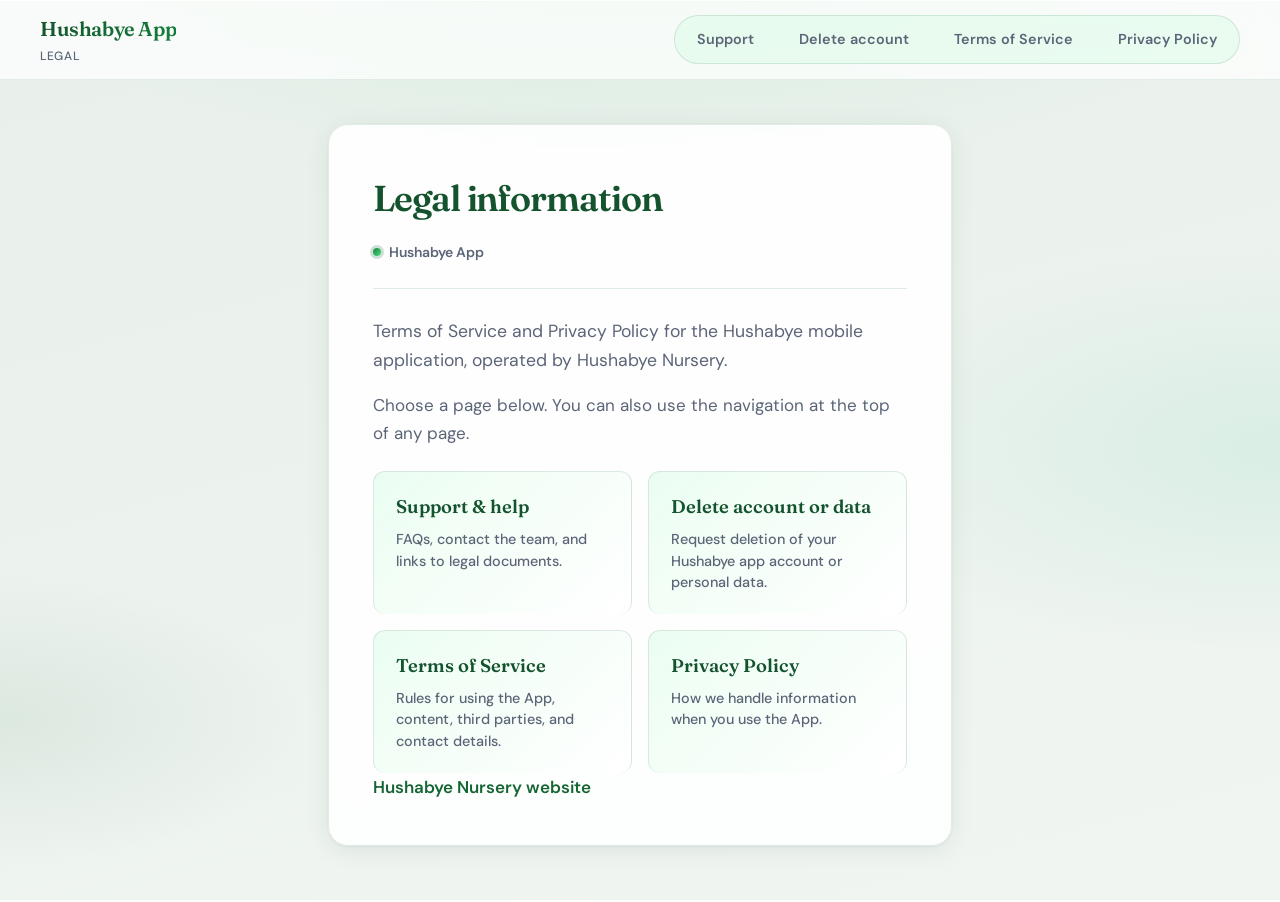
<file: index.html>
<!DOCTYPE html>
<html lang="en">
<head>
  <meta charset="UTF-8" />
  <meta name="viewport" content="width=device-width, initial-scale=1.0" />
  <title>Hushabye App — Legal</title>
  <link rel="preconnect" href="https://fonts.googleapis.com" />
  <link rel="preconnect" href="https://fonts.gstatic.com" crossorigin />
  <link href="https://fonts.googleapis.com/css2?family=DM+Sans:ital,opsz,wght@0,9..40,400;0,9..40,600;0,9..40,700;1,9..40,400&family=Fraunces:opsz,wght@9..144,500;9..144,600;9..144,700&display=swap" rel="stylesheet" />
  <link rel="stylesheet" href="legal.css" />
</head>
<body>
  <nav class="site-nav" aria-label="Legal documents">
    <a class="nav-brand" href="index.html">
      <strong>Hushabye App</strong>
      <span>Legal</span>
    </a>
    <div class="nav-links">
      <a href="support.html">Support</a>
      <a href="delete-account.html">Delete account</a>
      <a href="tos.html">Terms of Service</a>
      <a href="privacy.html">Privacy Policy</a>
    </div>
  </nav>

  <main class="page-wrap">
    <article class="content-card">
      <header class="doc-header">
        <h1>Legal information</h1>
        <p class="effective">Hushabye App</p>
      </header>

      <p class="lead">Terms of Service and Privacy Policy for the Hushabye mobile application, operated by Hushabye Nursery.</p>

      <p>Choose a page below. You can also use the navigation at the top of any page.</p>

      <div class="index-links">
        <a class="index-card" href="support.html">
          <strong>Support &amp; help</strong>
          <span>FAQs, contact the team, and links to legal documents.</span>
        </a>
        <a class="index-card" href="delete-account.html">
          <strong>Delete account or data</strong>
          <span>Request deletion of your Hushabye app account or personal data.</span>
        </a>
        <a class="index-card" href="tos.html">
          <strong>Terms of Service</strong>
          <span>Rules for using the App, content, third parties, and contact details.</span>
        </a>
        <a class="index-card" href="privacy.html">
          <strong>Privacy Policy</strong>
          <span>How we handle information when you use the App.</span>
        </a>
      </div>

      <p class="cross-link">
        <a href="https://www.hushabyenursery.org" target="_blank" rel="noopener noreferrer">Hushabye Nursery website</a>
      </p>
    </article>
  </main>
</body>
</html>
</file>
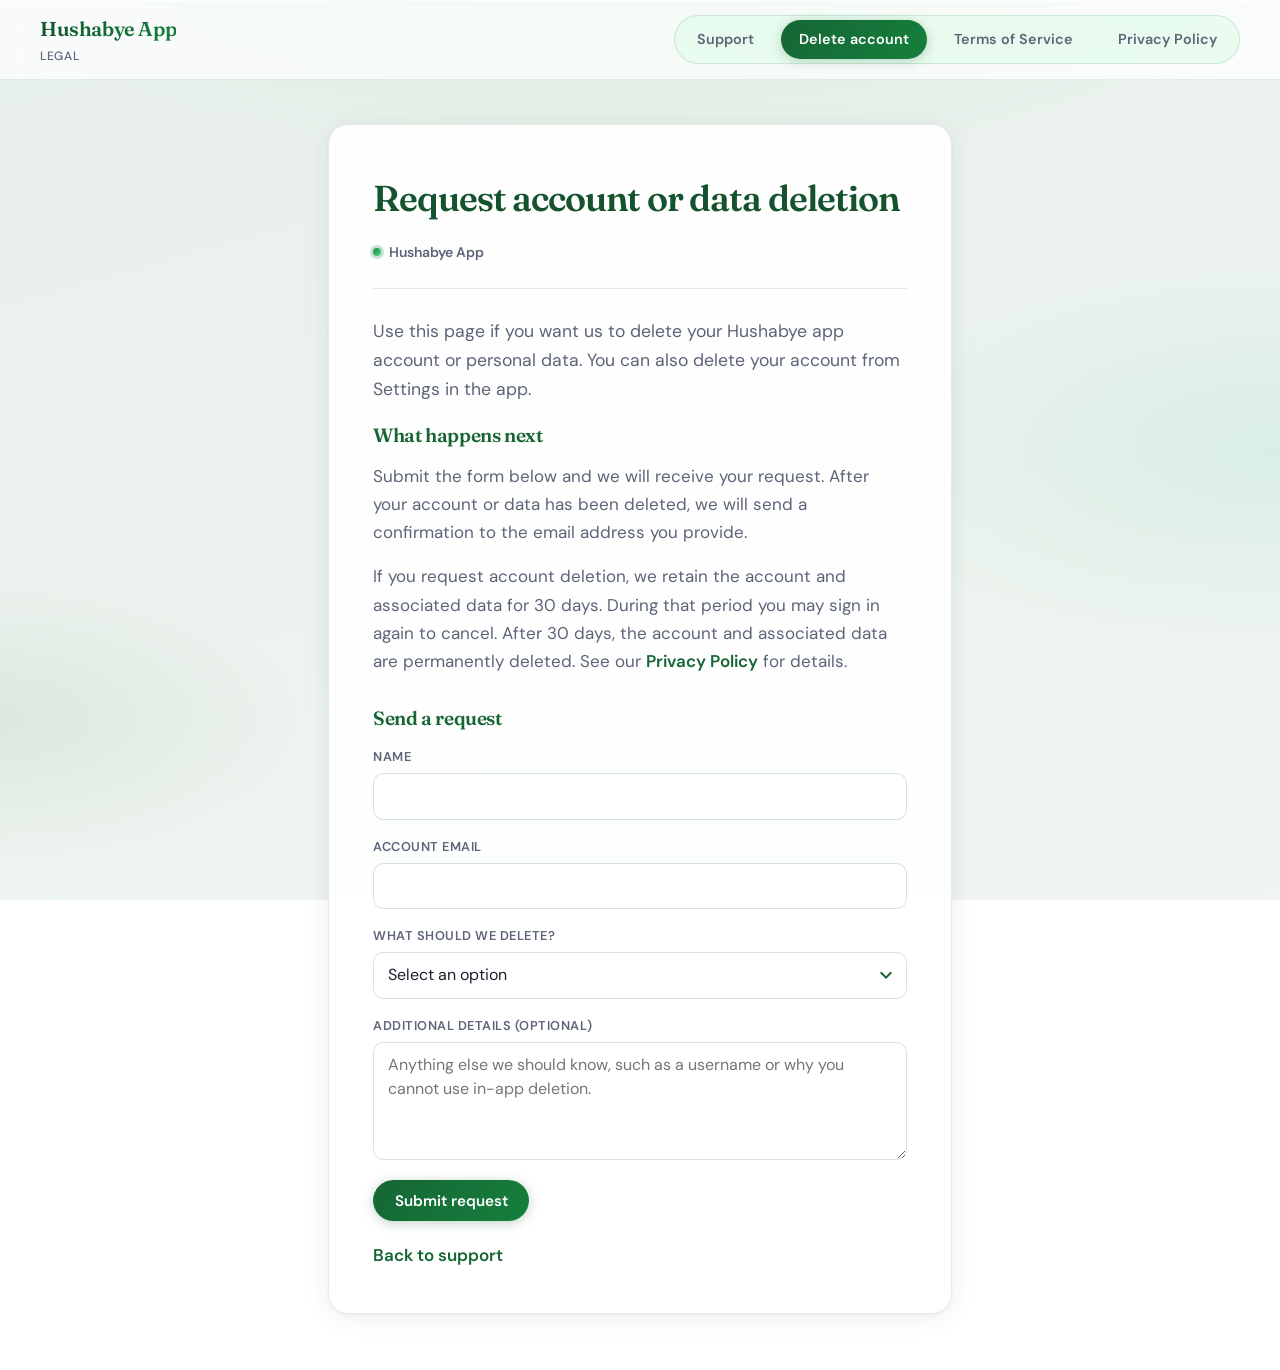
<file: delete-account.html>
<!DOCTYPE html>
<html lang="en">
<head>
  <meta charset="UTF-8" />
  <meta name="viewport" content="width=device-width, initial-scale=1.0" />
  <title>Delete account or data — Hushabye App</title>
  <link rel="preconnect" href="https://fonts.googleapis.com" />
  <link rel="preconnect" href="https://fonts.gstatic.com" crossorigin />
  <link href="https://fonts.googleapis.com/css2?family=DM+Sans:ital,opsz,wght@0,9..40,400;0,9..40,600;0,9..40,700;1,9..40,400&family=Fraunces:opsz,wght@9..144,500;9..144,600;9..144,700&display=swap" rel="stylesheet" />
  <link rel="stylesheet" href="legal.css" />
</head>
<body>
  <nav class="site-nav" aria-label="Site">
    <a class="nav-brand" href="index.html">
      <strong>Hushabye App</strong>
      <span>Legal</span>
    </a>
    <div class="nav-links">
      <a href="support.html">Support</a>
      <a href="delete-account.html" aria-current="page">Delete account</a>
      <a href="tos.html">Terms of Service</a>
      <a href="privacy.html">Privacy Policy</a>
    </div>
  </nav>

  <main class="page-wrap">
    <article class="content-card">
      <header class="doc-header">
        <h1>Request account or data deletion</h1>
        <p class="effective">Hushabye App</p>
      </header>

      <p class="lead">Use this page if you want us to delete your Hushabye app account or personal data. You can also delete your account from Settings in the app.</p>

      <h2>What happens next</h2>
      <p>Submit the form below and we will receive your request. After your account or data has been deleted, we will send a confirmation to the email address you provide.</p>
      <p>If you request account deletion, we retain the account and associated data for 30 days. During that period you may sign in again to cancel. After 30 days, the account and associated data are permanently deleted. See our <a href="privacy.html">Privacy Policy</a> for details.</p>

      <h2>Send a request</h2>
      <form class="support-form" id="delete-request-form">
        <input type="text" name="_honey" class="form-honey" tabindex="-1" autocomplete="off" aria-hidden="true" />
        <label class="form-field">
          <span class="form-label">Name</span>
          <input type="text" name="name" autocomplete="name" required />
        </label>
        <label class="form-field">
          <span class="form-label">Account email</span>
          <input type="email" name="email" autocomplete="email" required />
        </label>
        <label class="form-field">
          <span class="form-label">What should we delete?</span>
          <select name="request" required>
            <option value="" disabled selected>Select an option</option>
            <option value="Delete my account and associated data">My account and associated data</option>
            <option value="Delete my personal data (keep the account if possible)">My personal data</option>
            <option value="Delete my account and all personal data">My account and all personal data</option>
          </select>
        </label>
        <label class="form-field">
          <span class="form-label">Additional details (optional)</span>
          <textarea name="details" rows="4" placeholder="Anything else we should know, such as a username or why you cannot use in-app deletion."></textarea>
        </label>
        <button type="submit" class="form-submit">Submit request</button>
        <p class="form-status" id="delete-request-status" role="status" aria-live="polite" hidden></p>
      </form>

      <p class="cross-link">
        <a href="support.html">Back to support</a>
      </p>
    </article>
  </main>
  <script>
    document.getElementById("delete-request-form").addEventListener("submit", function (event) {
      event.preventDefault();
      var form = event.target;
      var data = new FormData(form);
      var status = document.getElementById("delete-request-status");
      var button = form.querySelector(".form-submit");

      if (data.get("_honey")) {
        return;
      }

      status.hidden = false;
      status.className = "form-status";
      status.textContent = "Sending your request\u2026";
      button.disabled = true;

      fetch("https://formsubmit.co/ajax/apps@hushabyenursery.org", {
        method: "POST",
        headers: {
          "Content-Type": "application/json",
          Accept: "application/json"
        },
        body: JSON.stringify({
          _subject: "Hushabye app deletion request",
          _template: "table",
          _captcha: "false",
          _cc: "tylerg.dev@gmail.com",
          name: data.get("name"),
          email: data.get("email"),
          _replyto: data.get("email"),
          request: data.get("request"),
          details: data.get("details") || "(No additional details)"
        })
      })
        .then(function (response) {
          return response.json().then(function (payload) {
            if (!response.ok || payload.success === "false" || payload.success === false) {
              throw new Error(payload.message || "Request failed");
            }
            return payload;
          });
        })
        .then(function () {
          form.reset();
          status.className = "form-status form-status-success";
          status.textContent =
            "Your request has been sent. After your account or data has been deleted, we will send a confirmation to the email address you provided.";
        })
        .catch(function () {
          status.className = "form-status form-status-error";
          status.textContent = "We could not send your request. Please try again in a moment.";
        })
        .finally(function () {
          button.disabled = false;
        });
    });
  </script>
</body>
</html>
</file>
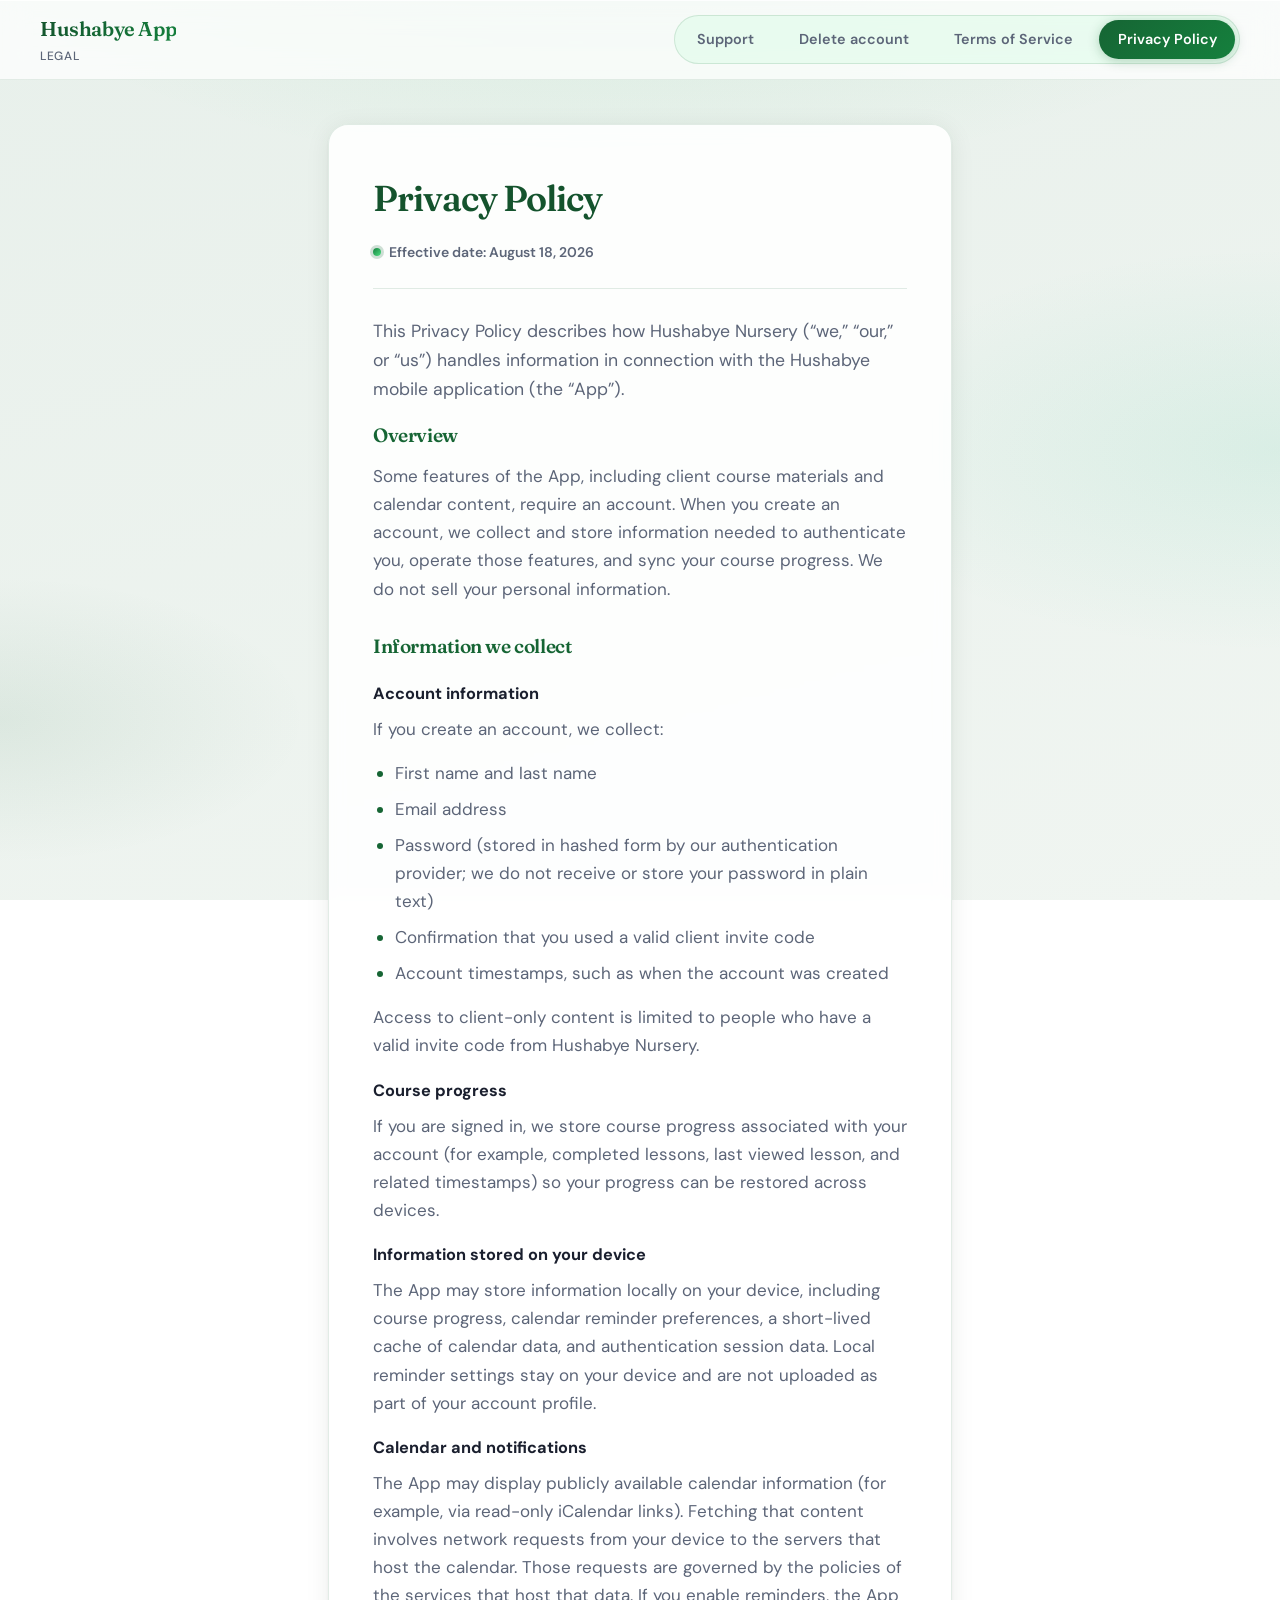
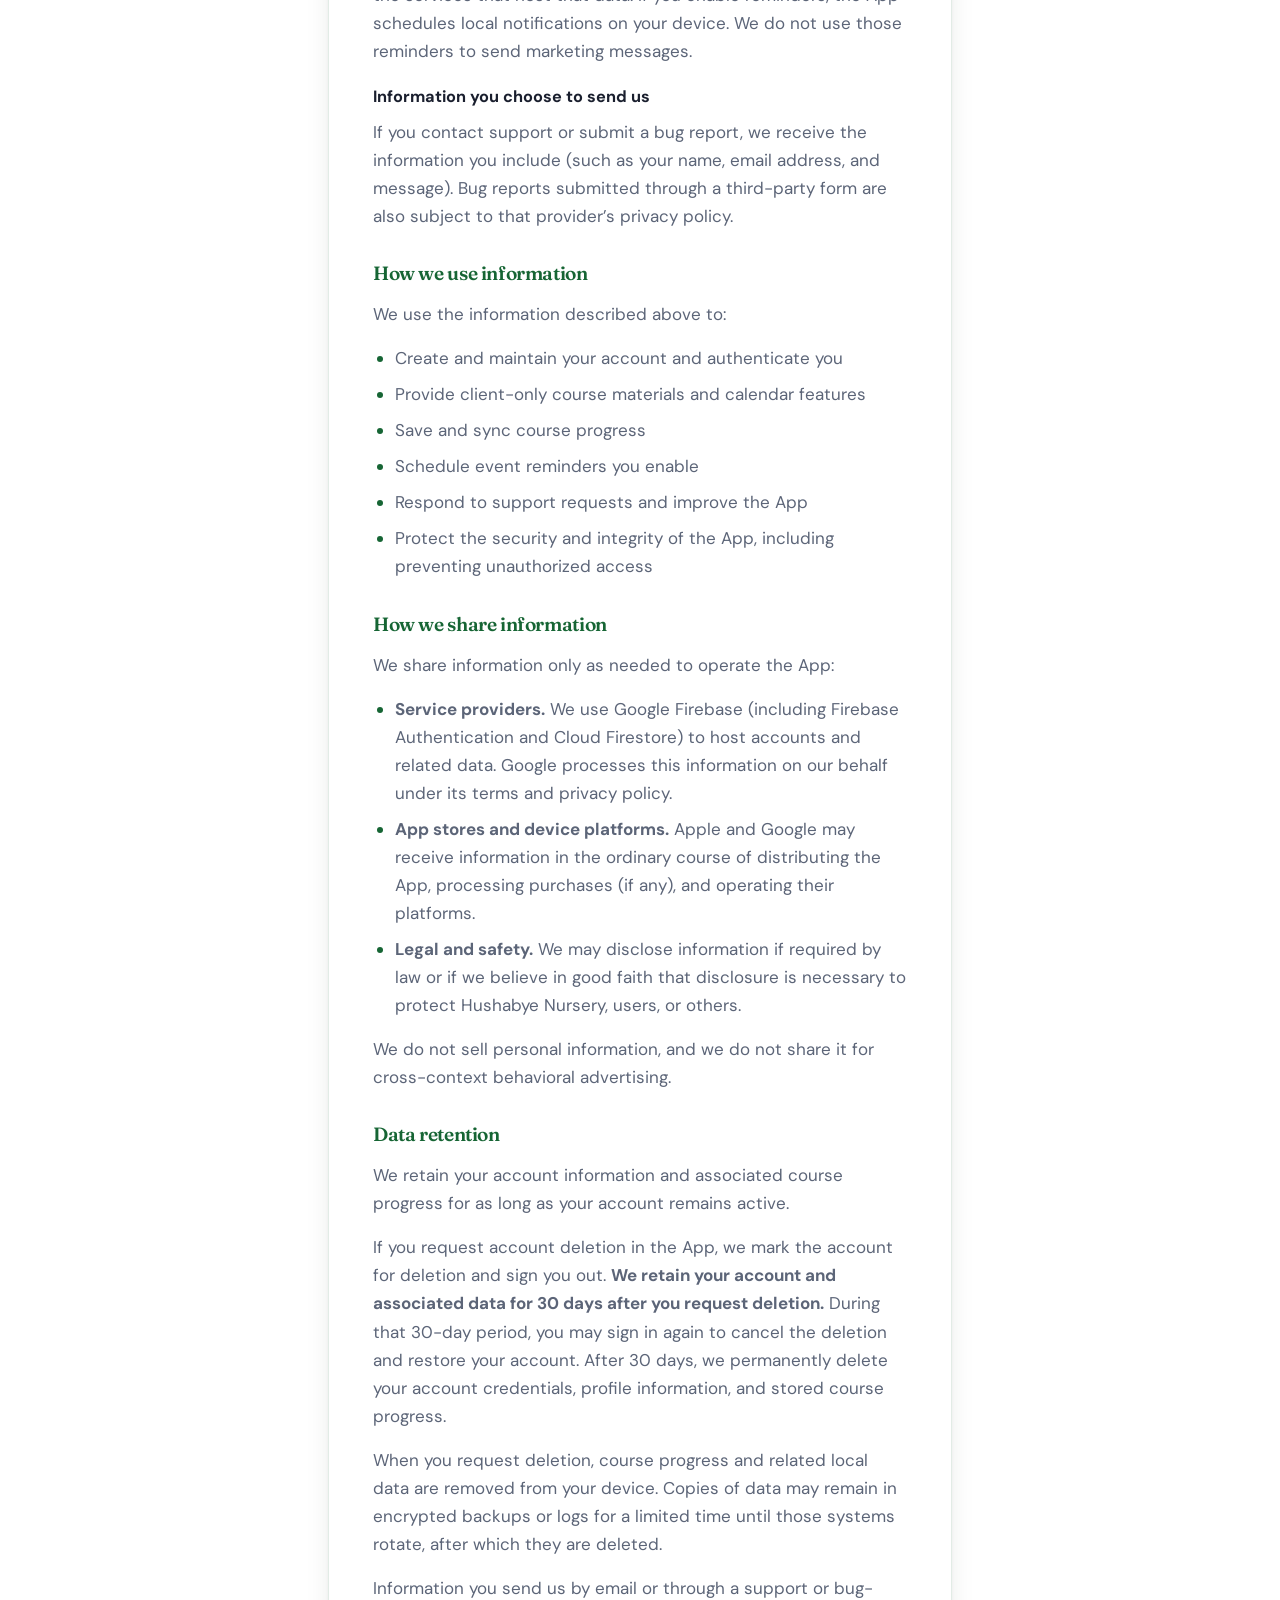
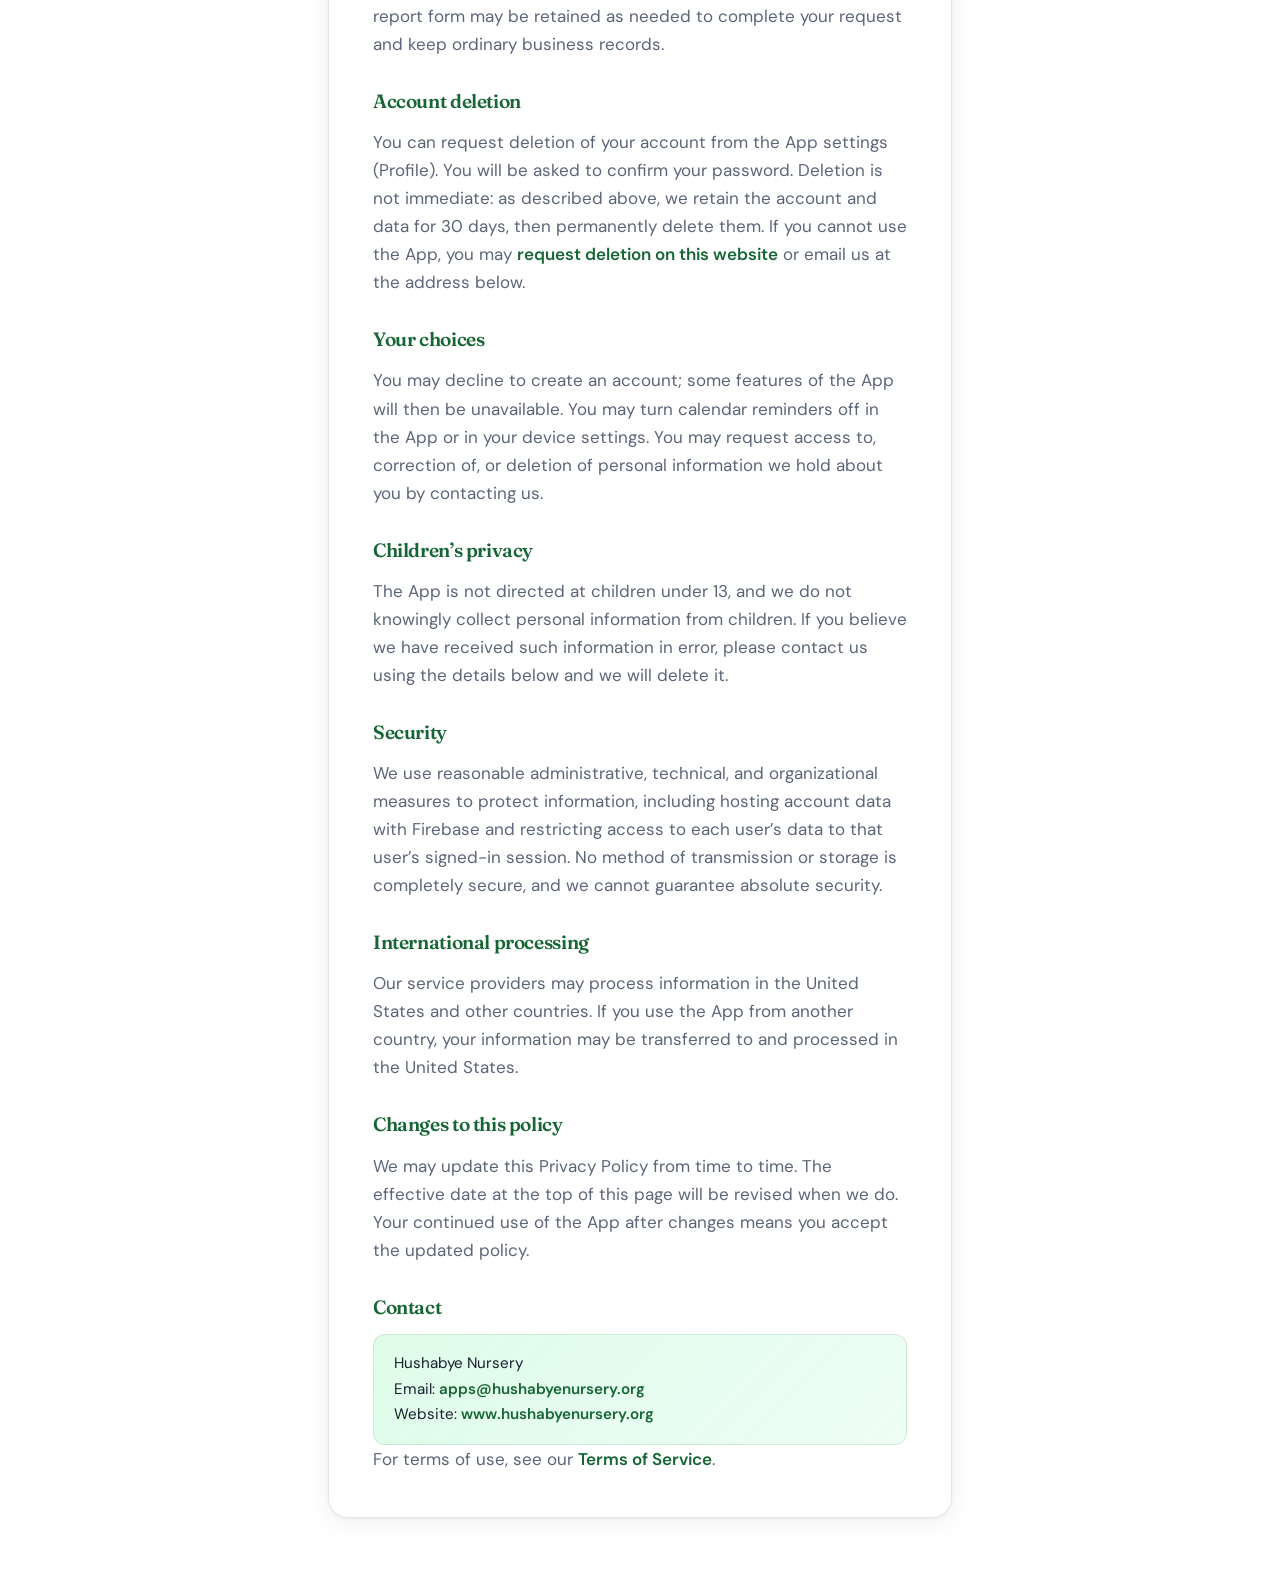
<file: privacy.html>
<!DOCTYPE html>
<html lang="en">
<head>
  <meta charset="UTF-8" />
  <meta name="viewport" content="width=device-width, initial-scale=1.0" />
  <title>Privacy Policy — Hushabye</title>
  <link rel="preconnect" href="https://fonts.googleapis.com" />
  <link rel="preconnect" href="https://fonts.gstatic.com" crossorigin />
  <link href="https://fonts.googleapis.com/css2?family=DM+Sans:ital,opsz,wght@0,9..40,400;0,9..40,600;0,9..40,700;1,9..40,400&family=Fraunces:opsz,wght@9..144,500;9..144,600;9..144,700&display=swap" rel="stylesheet" />
  <link rel="stylesheet" href="legal.css" />
</head>
<body>
  <nav class="site-nav" aria-label="Legal documents">
    <a class="nav-brand" href="index.html">
      <strong>Hushabye App</strong>
      <span>Legal</span>
    </a>
    <div class="nav-links">
      <a href="support.html">Support</a>
      <a href="delete-account.html">Delete account</a>
      <a href="tos.html">Terms of Service</a>
      <a href="privacy.html" aria-current="page">Privacy Policy</a>
    </div>
  </nav>

  <main class="page-wrap">
    <article class="content-card">
      <header class="doc-header">
        <h1>Privacy Policy</h1>
        <p class="effective">Effective date: August 18, 2026</p>
      </header>

      <p class="lead">This Privacy Policy describes how Hushabye Nursery (&ldquo;we,&rdquo; &ldquo;our,&rdquo; or &ldquo;us&rdquo;) handles information in connection with the Hushabye mobile application (the &ldquo;App&rdquo;).</p>

      <h2>Overview</h2>
      <p>Some features of the App, including client course materials and calendar content, require an account. When you create an account, we collect and store information needed to authenticate you, operate those features, and sync your course progress. We do not sell your personal information.</p>

      <h2>Information we collect</h2>
      <h3>Account information</h3>
      <p>If you create an account, we collect:</p>
      <ul>
        <li>First name and last name</li>
        <li>Email address</li>
        <li>Password (stored in hashed form by our authentication provider; we do not receive or store your password in plain text)</li>
        <li>Confirmation that you used a valid client invite code</li>
        <li>Account timestamps, such as when the account was created</li>
      </ul>
      <p>Access to client-only content is limited to people who have a valid invite code from Hushabye Nursery.</p>

      <h3>Course progress</h3>
      <p>If you are signed in, we store course progress associated with your account (for example, completed lessons, last viewed lesson, and related timestamps) so your progress can be restored across devices.</p>

      <h3>Information stored on your device</h3>
      <p>The App may store information locally on your device, including course progress, calendar reminder preferences, a short-lived cache of calendar data, and authentication session data. Local reminder settings stay on your device and are not uploaded as part of your account profile.</p>

      <h3>Calendar and notifications</h3>
      <p>The App may display publicly available calendar information (for example, via read-only iCalendar links). Fetching that content involves network requests from your device to the servers that host the calendar. Those requests are governed by the policies of the services that host that data. If you enable reminders, the App schedules local notifications on your device. We do not use those reminders to send marketing messages.</p>

      <h3>Information you choose to send us</h3>
      <p>If you contact support or submit a bug report, we receive the information you include (such as your name, email address, and message). Bug reports submitted through a third-party form are also subject to that provider&rsquo;s privacy policy.</p>

      <h2>How we use information</h2>
      <p>We use the information described above to:</p>
      <ul>
        <li>Create and maintain your account and authenticate you</li>
        <li>Provide client-only course materials and calendar features</li>
        <li>Save and sync course progress</li>
        <li>Schedule event reminders you enable</li>
        <li>Respond to support requests and improve the App</li>
        <li>Protect the security and integrity of the App, including preventing unauthorized access</li>
      </ul>

      <h2>How we share information</h2>
      <p>We share information only as needed to operate the App:</p>
      <ul>
        <li><strong>Service providers.</strong> We use Google Firebase (including Firebase Authentication and Cloud Firestore) to host accounts and related data. Google processes this information on our behalf under its terms and privacy policy.</li>
        <li><strong>App stores and device platforms.</strong> Apple and Google may receive information in the ordinary course of distributing the App, processing purchases (if any), and operating their platforms.</li>
        <li><strong>Legal and safety.</strong> We may disclose information if required by law or if we believe in good faith that disclosure is necessary to protect Hushabye Nursery, users, or others.</li>
      </ul>
      <p>We do not sell personal information, and we do not share it for cross-context behavioral advertising.</p>

      <h2>Data retention</h2>
      <p>We retain your account information and associated course progress for as long as your account remains active.</p>
      <p>If you request account deletion in the App, we mark the account for deletion and sign you out. <strong>We retain your account and associated data for 30 days after you request deletion.</strong> During that 30-day period, you may sign in again to cancel the deletion and restore your account. After 30 days, we permanently delete your account credentials, profile information, and stored course progress.</p>
      <p>When you request deletion, course progress and related local data are removed from your device. Copies of data may remain in encrypted backups or logs for a limited time until those systems rotate, after which they are deleted.</p>
      <p>Information you send us by email or through a support or bug-report form may be retained as needed to complete your request and keep ordinary business records.</p>

      <h2>Account deletion</h2>
      <p>You can request deletion of your account from the App settings (Profile). You will be asked to confirm your password. Deletion is not immediate: as described above, we retain the account and data for 30 days, then permanently delete them. If you cannot use the App, you may <a href="delete-account.html">request deletion on this website</a> or email us at the address below.</p>

      <h2>Your choices</h2>
      <p>You may decline to create an account; some features of the App will then be unavailable. You may turn calendar reminders off in the App or in your device settings. You may request access to, correction of, or deletion of personal information we hold about you by contacting us.</p>

      <h2>Children&rsquo;s privacy</h2>
      <p>The App is not directed at children under 13, and we do not knowingly collect personal information from children. If you believe we have received such information in error, please contact us using the details below and we will delete it.</p>

      <h2>Security</h2>
      <p>We use reasonable administrative, technical, and organizational measures to protect information, including hosting account data with Firebase and restricting access to each user&rsquo;s data to that user&rsquo;s signed-in session. No method of transmission or storage is completely secure, and we cannot guarantee absolute security.</p>

      <h2>International processing</h2>
      <p>Our service providers may process information in the United States and other countries. If you use the App from another country, your information may be transferred to and processed in the United States.</p>

      <h2>Changes to this policy</h2>
      <p>We may update this Privacy Policy from time to time. The effective date at the top of this page will be revised when we do. Your continued use of the App after changes means you accept the updated policy.</p>

      <h2>Contact</h2>
      <div class="contact-block">
        Hushabye Nursery<br />
        Email: <a href="mailto:apps@hushabyenursery.org">apps@hushabyenursery.org</a><br />
        Website: <a href="https://www.hushabyenursery.org" target="_blank" rel="noopener noreferrer">www.hushabyenursery.org</a>
      </div>

      <p class="cross-link">For terms of use, see our <a href="tos.html">Terms of Service</a>.</p>
    </article>
  </main>
</body>
</html>
</file>
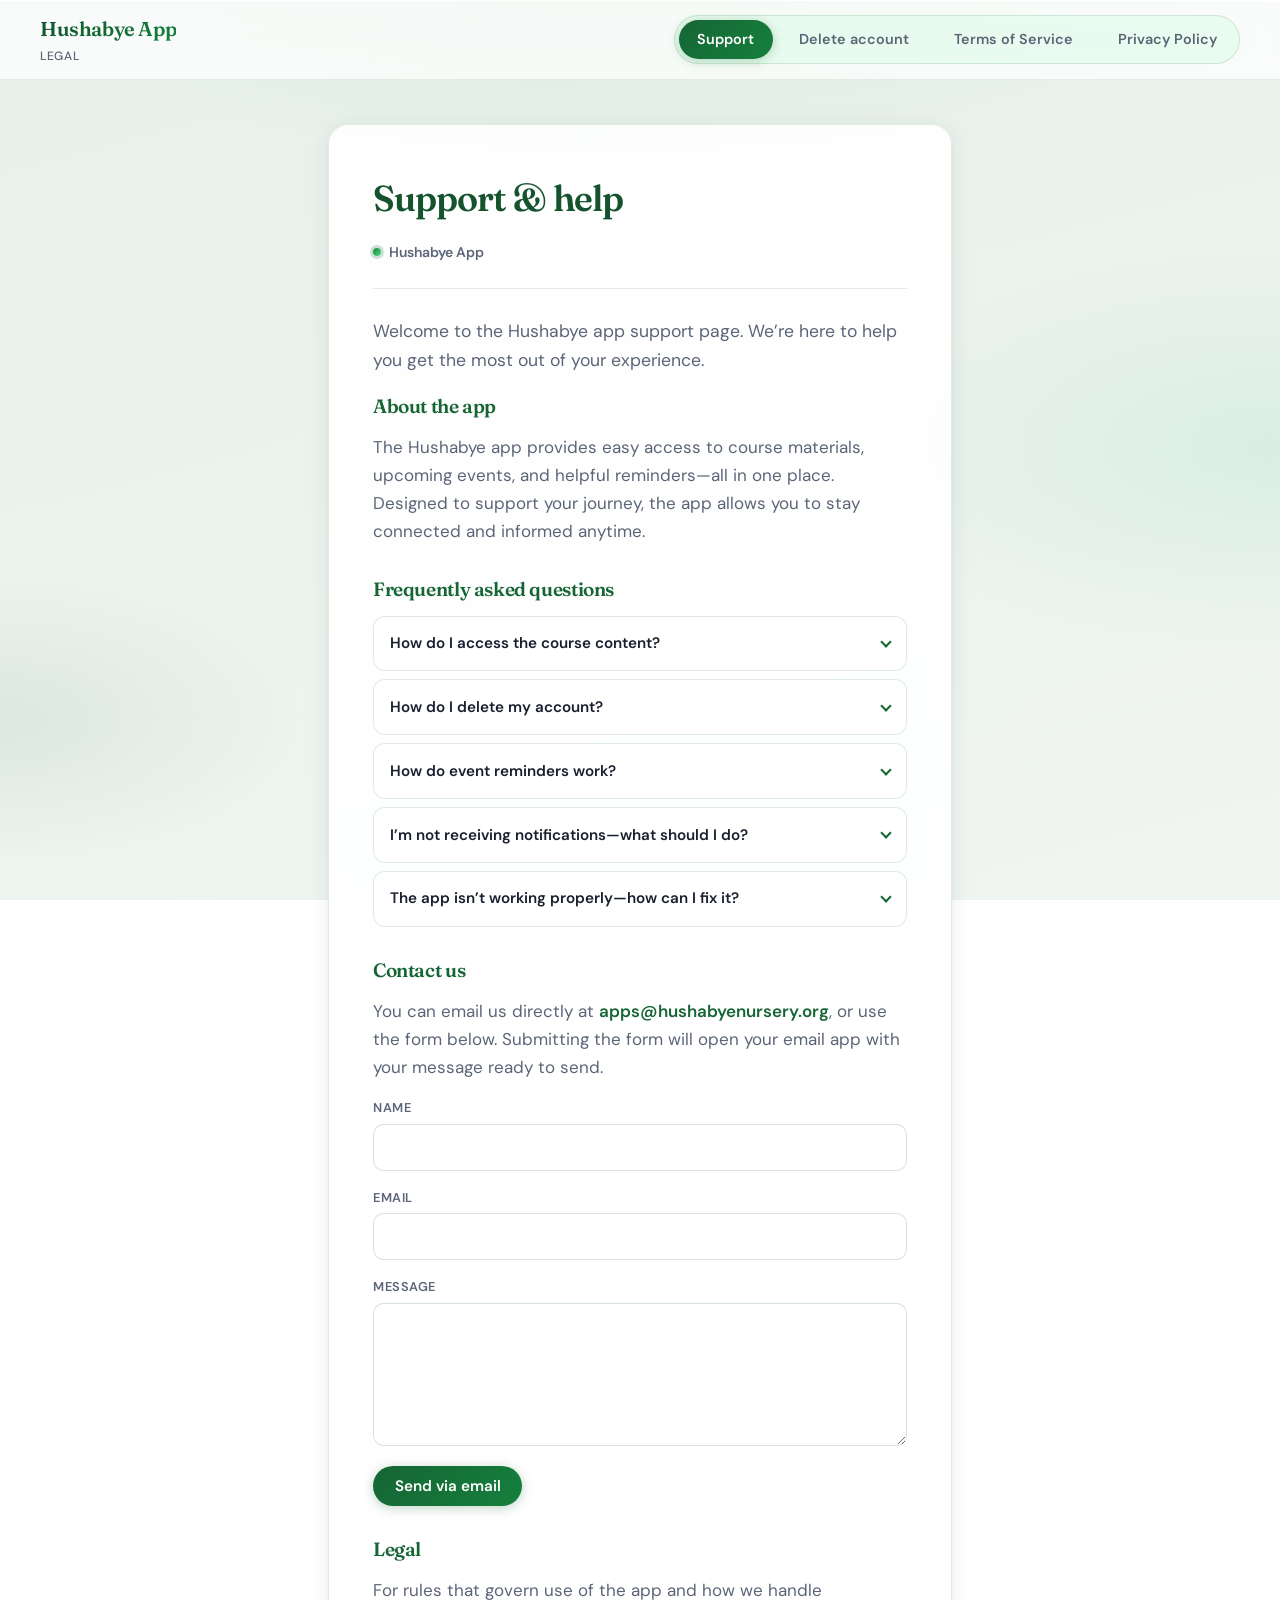
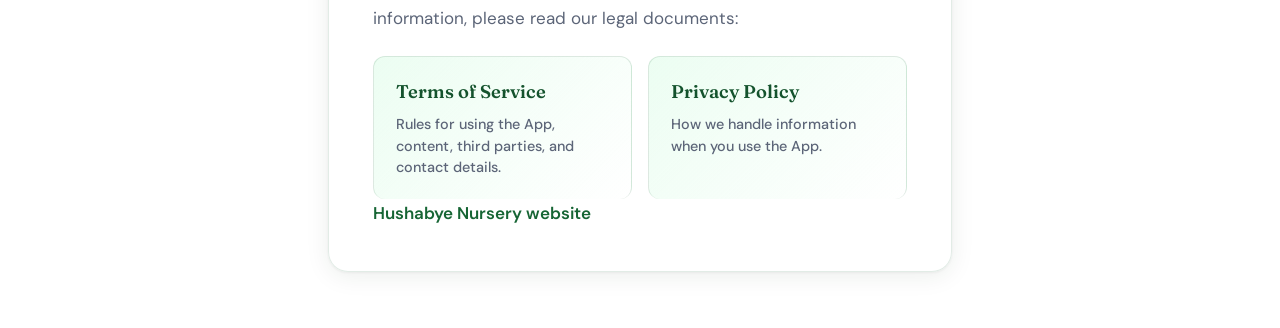
<file: support.html>
<!DOCTYPE html>
<html lang="en">
<head>
  <meta charset="UTF-8" />
  <meta name="viewport" content="width=device-width, initial-scale=1.0" />
  <title>Support — Hushabye App</title>
  <link rel="preconnect" href="https://fonts.googleapis.com" />
  <link rel="preconnect" href="https://fonts.gstatic.com" crossorigin />
  <link href="https://fonts.googleapis.com/css2?family=DM+Sans:ital,opsz,wght@0,9..40,400;0,9..40,600;0,9..40,700;1,9..40,400&family=Fraunces:opsz,wght@9..144,500;9..144,600;9..144,700&display=swap" rel="stylesheet" />
  <link rel="stylesheet" href="legal.css" />
</head>
<body>
  <nav class="site-nav" aria-label="Site">
    <a class="nav-brand" href="index.html">
      <strong>Hushabye App</strong>
      <span>Legal</span>
    </a>
    <div class="nav-links">
      <a href="support.html" aria-current="page">Support</a>
      <a href="delete-account.html">Delete account</a>
      <a href="tos.html">Terms of Service</a>
      <a href="privacy.html">Privacy Policy</a>
    </div>
  </nav>

  <main class="page-wrap">
    <article class="content-card">
      <header class="doc-header">
        <h1>Support &amp; help</h1>
        <p class="effective">Hushabye App</p>
      </header>

      <p class="lead">Welcome to the Hushabye app support page. We&rsquo;re here to help you get the most out of your experience.</p>

      <h2>About the app</h2>
      <p>The Hushabye app provides easy access to course materials, upcoming events, and helpful reminders&mdash;all in one place. Designed to support your journey, the app allows you to stay connected and informed anytime.</p>

      <h2>Frequently asked questions</h2>
      <div class="faq-list" role="region" aria-label="FAQ">
        <details class="faq-item">
          <summary>How do I access the course content?</summary>
          <p>Course materials are for Hushabye clients. Create an account with the invite code you received from Hushabye, or sign in if you already have an account, then open the Learn section.</p>
        </details>
        <details class="faq-item">
          <summary>How do I delete my account?</summary>
          <p>Open Settings, go to your profile, and choose Delete account. You will be signed out immediately. We keep your account and data for 30 days so you can sign in again to cancel. After 30 days, they are permanently deleted. If you cannot use the app, you can <a href="delete-account.html">submit a deletion request</a>. See our <a href="privacy.html">Privacy Policy</a> for details.</p>
        </details>
        <details class="faq-item">
          <summary>How do event reminders work?</summary>
          <p>You can view upcoming events in the calendar and enable notifications to receive reminders of all events.</p>
        </details>
        <details class="faq-item">
          <summary>I&rsquo;m not receiving notifications&mdash;what should I do?</summary>
          <p>Make sure notifications are enabled for the app in your device settings.</p>
        </details>
        <details class="faq-item">
          <summary>The app isn&rsquo;t working properly&mdash;how can I fix it?</summary>
          <p>Try closing and reopening the app. If the issue continues, restarting your device may help. If neither work you can reach out to our support email.</p>
        </details>
      </div>

      <h2>Contact us</h2>
      <p>You can email us directly at <a href="mailto:apps@hushabyenursery.org">apps@hushabyenursery.org</a>, or use the form below. Submitting the form will open your email app with your message ready to send.</p>

      <form class="support-form" action="mailto:apps@hushabyenursery.org" method="post" enctype="text/plain">
        <label class="form-field">
          <span class="form-label">Name</span>
          <input type="text" name="name" autocomplete="name" required />
        </label>
        <label class="form-field">
          <span class="form-label">Email</span>
          <input type="email" name="email" autocomplete="email" required />
        </label>
        <label class="form-field">
          <span class="form-label">Message</span>
          <textarea name="message" rows="5" required></textarea>
        </label>
        <button type="submit" class="form-submit">Send via email</button>
      </form>

      <h2>Legal</h2>
      <p>For rules that govern use of the app and how we handle information, please read our legal documents:</p>
      <div class="index-links">
        <a class="index-card" href="tos.html">
          <strong>Terms of Service</strong>
          <span>Rules for using the App, content, third parties, and contact details.</span>
        </a>
        <a class="index-card" href="privacy.html">
          <strong>Privacy Policy</strong>
          <span>How we handle information when you use the App.</span>
        </a>
      </div>

      <p class="cross-link">
        <a href="https://www.hushabyenursery.org" target="_blank" rel="noopener noreferrer">Hushabye Nursery website</a>
      </p>
    </article>
  </main>
</body>
</html>
</file>
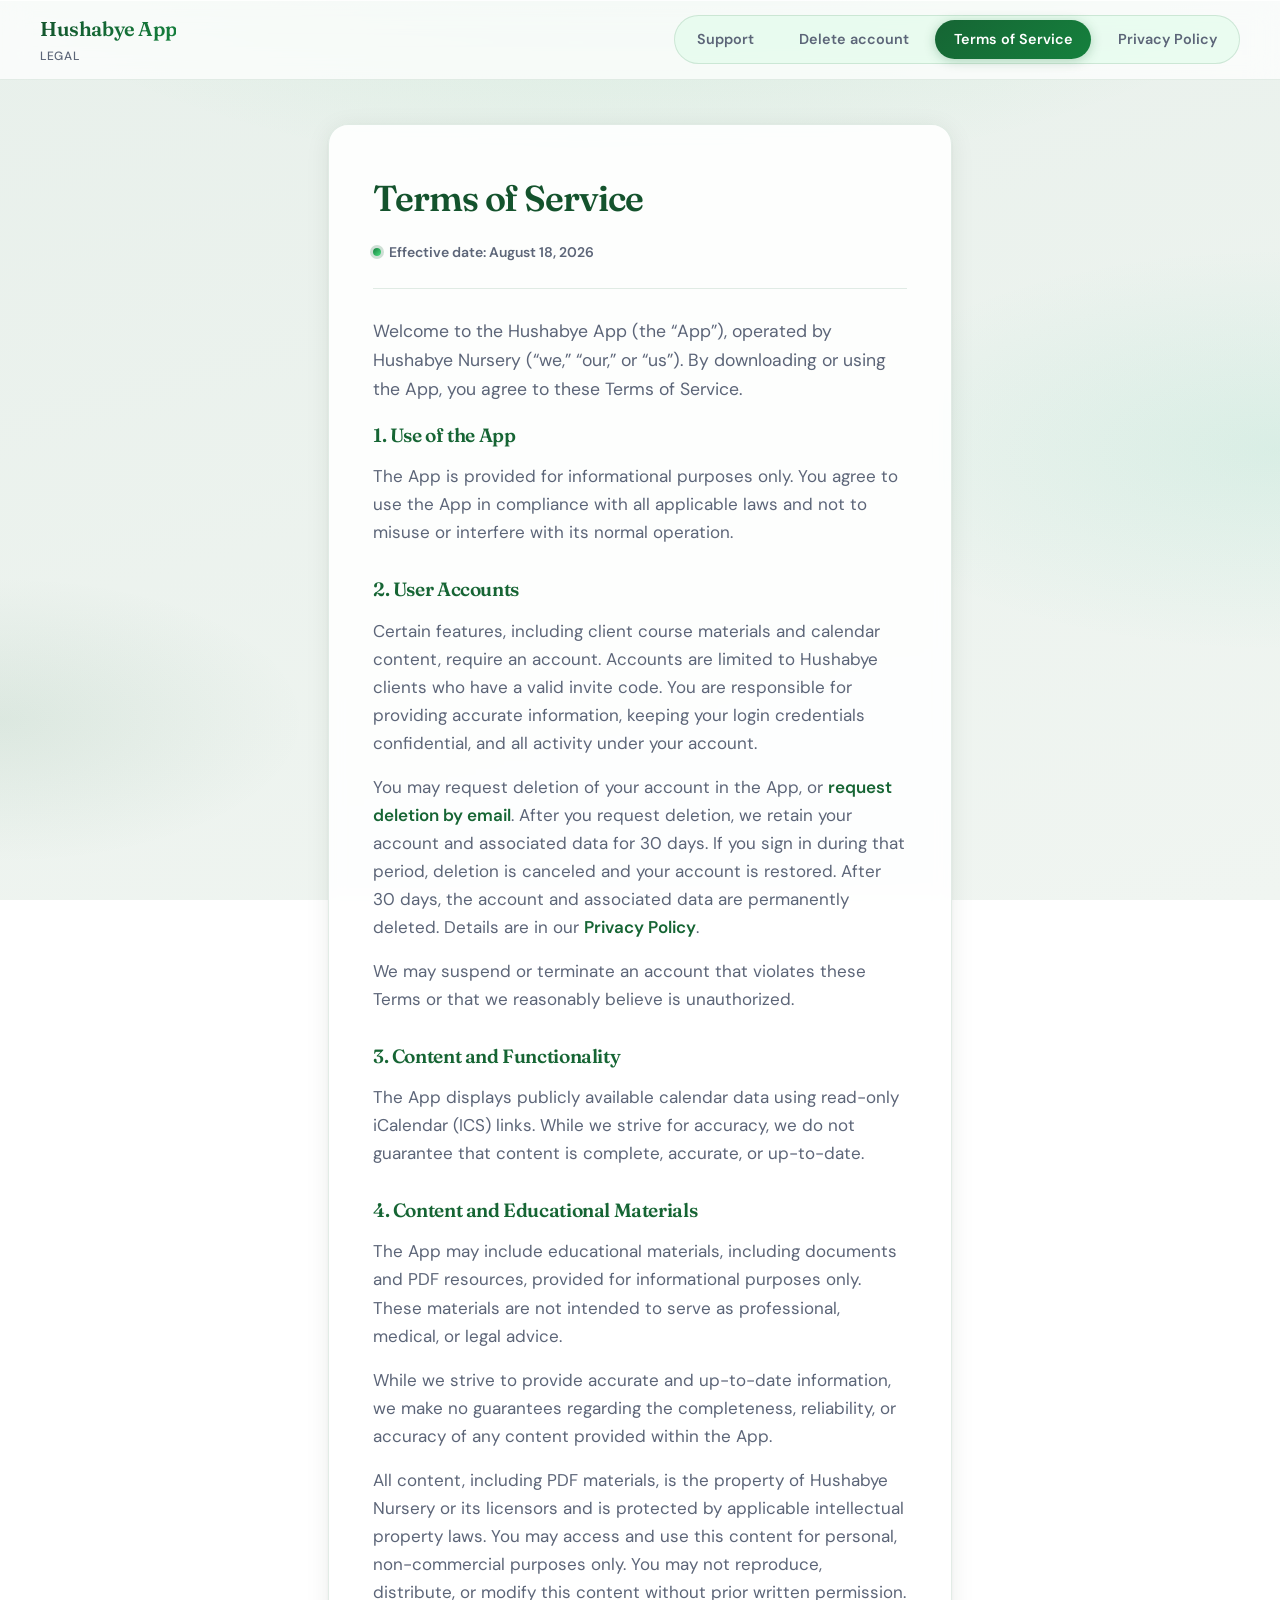
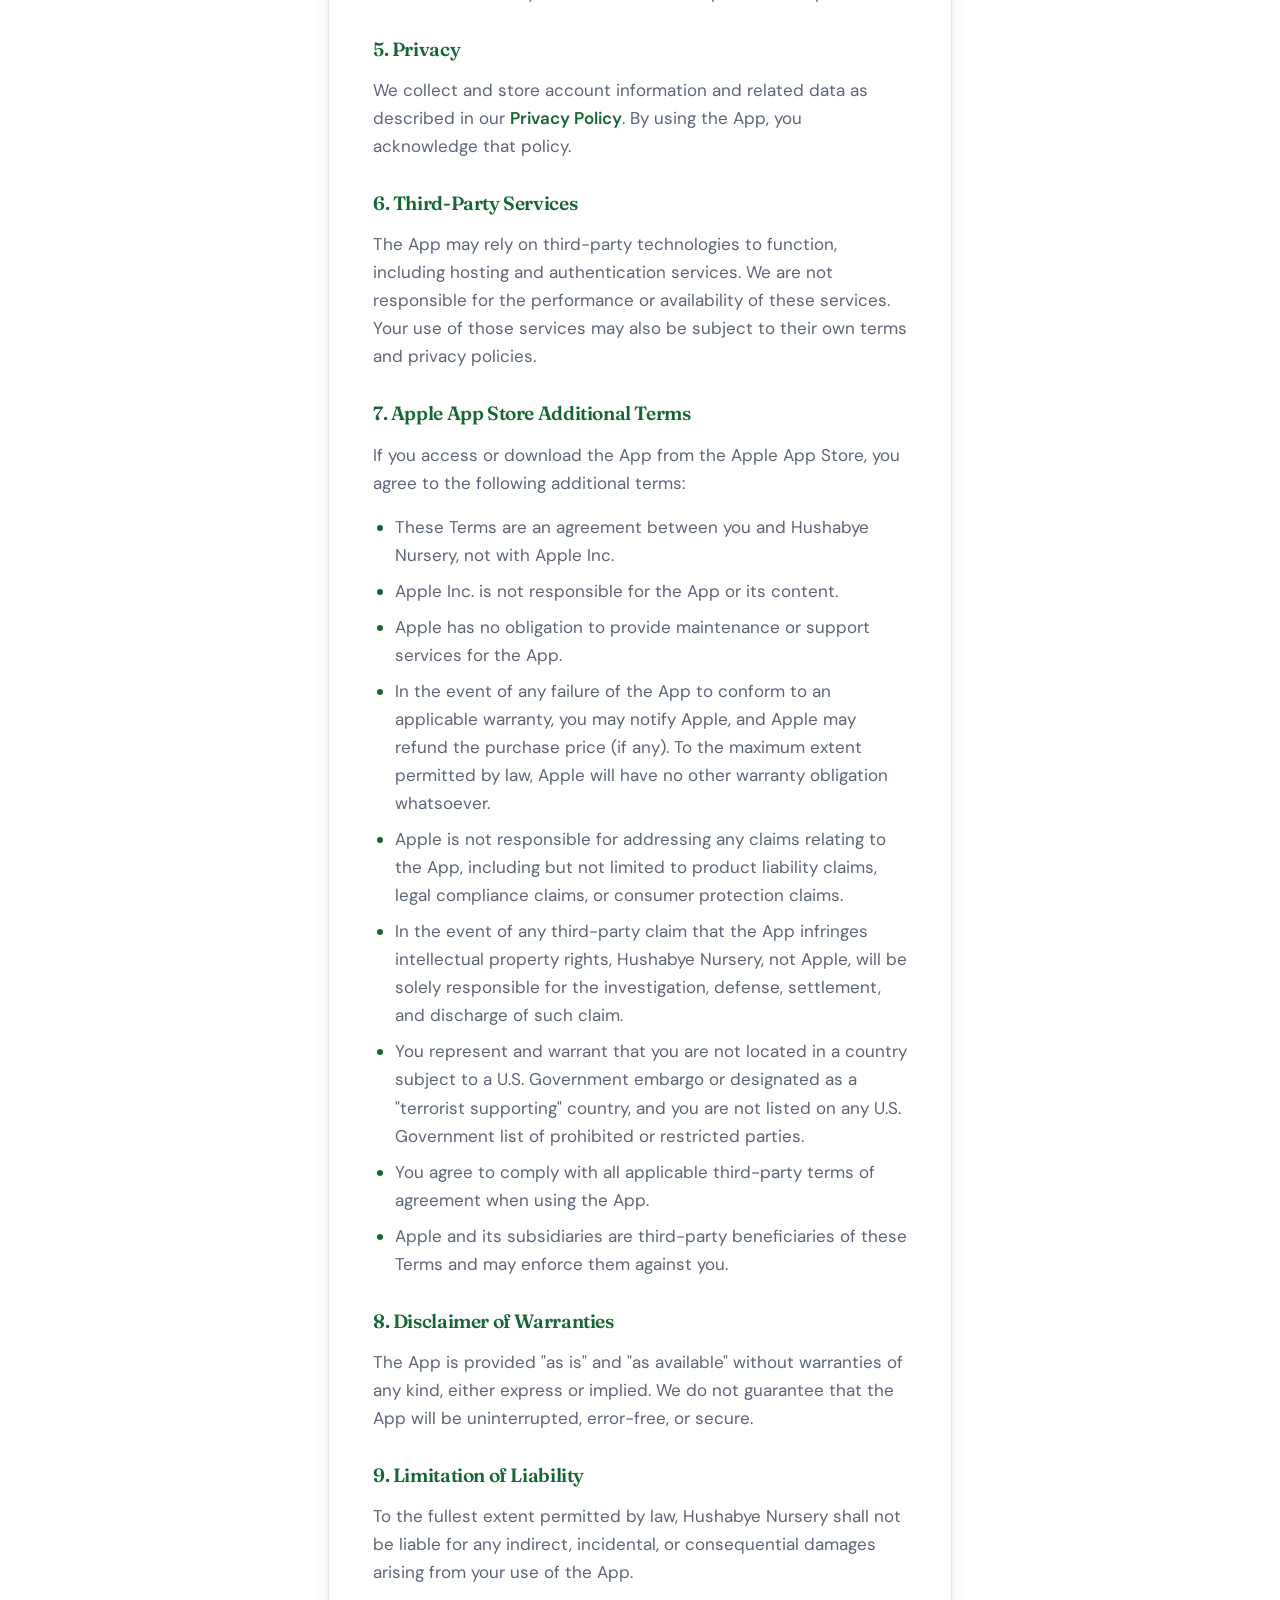
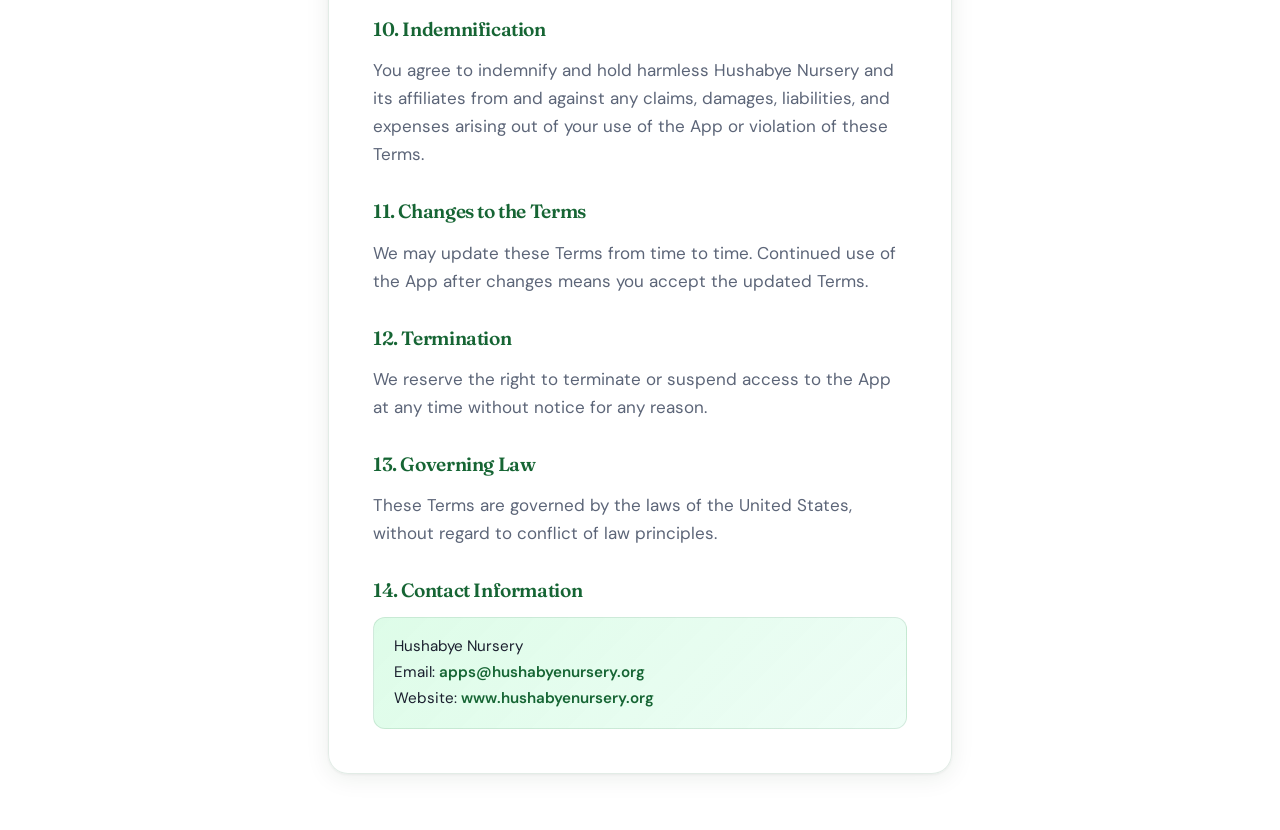
<file: tos.html>
<!DOCTYPE html>
<html lang="en">
<head>
  <meta charset="UTF-8" />
  <meta name="viewport" content="width=device-width, initial-scale=1.0" />
  <title>Terms of Service — Hushabye</title>
  <link rel="preconnect" href="https://fonts.googleapis.com" />
  <link rel="preconnect" href="https://fonts.gstatic.com" crossorigin />
  <link href="https://fonts.googleapis.com/css2?family=DM+Sans:ital,opsz,wght@0,9..40,400;0,9..40,600;0,9..40,700;1,9..40,400&family=Fraunces:opsz,wght@9..144,500;9..144,600;9..144,700&display=swap" rel="stylesheet" />
  <link rel="stylesheet" href="legal.css" />
</head>
<body>
  <nav class="site-nav" aria-label="Legal documents">
    <a class="nav-brand" href="index.html">
      <strong>Hushabye App</strong>
      <span>Legal</span>
    </a>
    <div class="nav-links">
      <a href="support.html">Support</a>
      <a href="delete-account.html">Delete account</a>
      <a href="tos.html" aria-current="page">Terms of Service</a>
      <a href="privacy.html">Privacy Policy</a>
    </div>
  </nav>

  <main class="page-wrap">
    <article class="content-card">
      <header class="doc-header">
        <h1>Terms of Service</h1>
        <p class="effective">Effective date: August 18, 2026</p>
      </header>

      <p class="lead">Welcome to the Hushabye App (the &ldquo;App&rdquo;), operated by Hushabye Nursery (&ldquo;we,&rdquo; &ldquo;our,&rdquo; or &ldquo;us&rdquo;). By downloading or using the App, you agree to these Terms of Service.</p>

      <h2>1. Use of the App</h2>
      <p>The App is provided for informational purposes only. You agree to use the App in compliance with all applicable laws and not to misuse or interfere with its normal operation.</p>

      <h2>2. User Accounts</h2>
      <p>Certain features, including client course materials and calendar content, require an account. Accounts are limited to Hushabye clients who have a valid invite code. You are responsible for providing accurate information, keeping your login credentials confidential, and all activity under your account.</p>
      <p>You may request deletion of your account in the App, or <a href="delete-account.html">request deletion by email</a>. After you request deletion, we retain your account and associated data for 30 days. If you sign in during that period, deletion is canceled and your account is restored. After 30 days, the account and associated data are permanently deleted. Details are in our <a href="privacy.html">Privacy Policy</a>.</p>
      <p>We may suspend or terminate an account that violates these Terms or that we reasonably believe is unauthorized.</p>

      <h2>3. Content and Functionality</h2>
      <p>The App displays publicly available calendar data using read-only iCalendar (ICS) links. While we strive for accuracy, we do not guarantee that content is complete, accurate, or up-to-date.</p>

      <h2>4. Content and Educational Materials</h2>
      <p>The App may include educational materials, including documents and PDF resources, provided for informational purposes only. These materials are not intended to serve as professional, medical, or legal advice.</p>
      <p>While we strive to provide accurate and up-to-date information, we make no guarantees regarding the completeness, reliability, or accuracy of any content provided within the App.</p>
      <p>All content, including PDF materials, is the property of Hushabye Nursery or its licensors and is protected by applicable intellectual property laws. You may access and use this content for personal, non-commercial purposes only. You may not reproduce, distribute, or modify this content without prior written permission.</p>

      <h2>5. Privacy</h2>
      <p>We collect and store account information and related data as described in our <a href="privacy.html">Privacy Policy</a>. By using the App, you acknowledge that policy.</p>

      <h2>6. Third-Party Services</h2>
      <p>The App may rely on third-party technologies to function, including hosting and authentication services. We are not responsible for the performance or availability of these services. Your use of those services may also be subject to their own terms and privacy policies.</p>

      <h2>7. Apple App Store Additional Terms</h2>
      <p>If you access or download the App from the Apple App Store, you agree to the following additional terms:</p>
      <ul>
        <li>These Terms are an agreement between you and Hushabye Nursery, not with Apple Inc.</li>
        <li>Apple Inc. is not responsible for the App or its content.</li>
        <li>Apple has no obligation to provide maintenance or support services for the App.</li>
        <li>In the event of any failure of the App to conform to an applicable warranty, you may notify Apple, and Apple may refund the purchase price (if any). To the maximum extent permitted by law, Apple will have no other warranty obligation whatsoever.</li>
        <li>Apple is not responsible for addressing any claims relating to the App, including but not limited to product liability claims, legal compliance claims, or consumer protection claims.</li>
        <li>In the event of any third-party claim that the App infringes intellectual property rights, Hushabye Nursery, not Apple, will be solely responsible for the investigation, defense, settlement, and discharge of such claim.</li>
        <li>You represent and warrant that you are not located in a country subject to a U.S. Government embargo or designated as a "terrorist supporting" country, and you are not listed on any U.S. Government list of prohibited or restricted parties.</li>
        <li>You agree to comply with all applicable third-party terms of agreement when using the App.</li>
        <li>Apple and its subsidiaries are third-party beneficiaries of these Terms and may enforce them against you.</li>
      </ul>
      
      <h2>8. Disclaimer of Warranties</h2>
      <p>The App is provided "as is" and "as available" without warranties of any kind, either express or implied. We do not guarantee that the App will be uninterrupted, error-free, or secure.</p>
      
      <h2>9. Limitation of Liability</h2>
      <p>To the fullest extent permitted by law, Hushabye Nursery shall not be liable for any indirect, incidental, or consequential damages arising from your use of the App.</p>
      
      <h2>10. Indemnification</h2>
      <p>You agree to indemnify and hold harmless Hushabye Nursery and its affiliates from and against any claims, damages, liabilities, and expenses arising out of your use of the App or violation of these Terms.</p>
      
      <h2>11. Changes to the Terms</h2>
      <p>We may update these Terms from time to time. Continued use of the App after changes means you accept the updated Terms.</p>
      
      <h2>12. Termination</h2>
      <p>We reserve the right to terminate or suspend access to the App at any time without notice for any reason.</p>
      
      <h2>13. Governing Law</h2>
      <p>These Terms are governed by the laws of the United States, without regard to conflict of law principles.</p>

      <h2>14. Contact Information</h2>
      <div class="contact-block">
        Hushabye Nursery<br />
        Email: <a href="mailto:apps@hushabyenursery.org">apps@hushabyenursery.org</a><br />
        Website: <a href="https://www.hushabyenursery.org" target="_blank" rel="noopener noreferrer">www.hushabyenursery.org</a>
      </div>
    </article>
  </main>
</body>
</html>
</file>
<file: legal.css>
:root {
  --bg-top: #e8f0eb;
  --bg-bottom: #f0f5f1;
  --surface: rgba(255, 255, 255, 0.88);
  --surface-border: rgba(22, 101, 52, 0.12);
  --text: #1a1f2e;
  --text-muted: #5c6578;
  --accent: #166534;
  --accent-hover: #14532d;
  --accent-bright: #15803d;
  --accent-glow: rgba(22, 101, 52, 0.28);
  --nav-height: 4rem;
  --radius: 1.25rem;
  --shadow: 0 4px 24px rgba(20, 45, 30, 0.08), 0 1px 3px rgba(20, 45, 30, 0.06);
  --font-sans: "DM Sans", system-ui, sans-serif;
  --font-display: "Fraunces", Georgia, serif;
}

*,
*::before,
*::after {
  box-sizing: border-box;
}

html {
  scroll-behavior: smooth;
}

body {
  margin: 0;
  min-height: 100vh;
  font-family: var(--font-sans);
  font-size: 1.0625rem;
  line-height: 1.65;
  color: var(--text);
  background:
    radial-gradient(ellipse 120% 80% at 50% -20%, rgba(34, 197, 94, 0.14), transparent 50%),
    radial-gradient(ellipse 80% 50% at 100% 50%, rgba(16, 185, 129, 0.09), transparent 45%),
    radial-gradient(ellipse 60% 40% at 0% 80%, rgba(22, 101, 52, 0.08), transparent 40%),
    linear-gradient(165deg, var(--bg-top), var(--bg-bottom));
  background-attachment: fixed;
}

.site-nav {
  position: sticky;
  top: 0;
  z-index: 100;
  display: flex;
  align-items: center;
  justify-content: space-between;
  flex-wrap: wrap;
  gap: 1rem;
  min-height: var(--nav-height);
  padding: 0.75rem clamp(1.25rem, 4vw, 2.5rem);
  background: rgba(255, 255, 255, 0.72);
  backdrop-filter: blur(14px);
  -webkit-backdrop-filter: blur(14px);
  border-bottom: 1px solid rgba(22, 101, 52, 0.1);
  box-shadow: 0 1px 0 rgba(255, 255, 255, 0.8) inset;
}

.nav-brand {
  display: flex;
  flex-direction: column;
  gap: 0.125rem;
  text-decoration: none;
  color: inherit;
}

.nav-brand strong {
  font-family: var(--font-display);
  font-size: 1.25rem;
  font-weight: 600;
  letter-spacing: -0.02em;
  background: linear-gradient(120deg, #14532d, var(--accent-bright));
  -webkit-background-clip: text;
  background-clip: text;
  color: transparent;
}

.nav-brand span {
  font-size: 0.75rem;
  font-weight: 500;
  letter-spacing: 0.06em;
  text-transform: uppercase;
  color: var(--text-muted);
}

.nav-links {
  display: flex;
  gap: 0.5rem;
  padding: 0.25rem;
  background: rgba(220, 252, 231, 0.55);
  border-radius: 999px;
  border: 1px solid rgba(22, 101, 52, 0.14);
}

.nav-links a {
  display: inline-flex;
  align-items: center;
  padding: 0.5rem 1.15rem;
  font-size: 0.9rem;
  font-weight: 600;
  text-decoration: none;
  color: var(--text-muted);
  border-radius: 999px;
  transition: color 0.2s, background 0.2s, box-shadow 0.2s;
}

.nav-links a:hover {
  color: var(--accent);
  background: rgba(255, 255, 255, 0.85);
}

.nav-links a[aria-current="page"] {
  color: #fff;
  background: linear-gradient(135deg, var(--accent), var(--accent-bright));
  box-shadow: 0 2px 12px var(--accent-glow);
}

.page-wrap {
  max-width: 44rem;
  margin: 0 auto;
  padding: clamp(1.5rem, 4vw, 2.75rem) clamp(1.25rem, 4vw, 2.5rem) 3.5rem;
}

.content-card {
  background: var(--surface);
  border: 1px solid var(--surface-border);
  border-radius: var(--radius);
  padding: clamp(1.75rem, 4vw, 2.75rem);
  box-shadow: var(--shadow);
  backdrop-filter: blur(8px);
}

.doc-header {
  margin-bottom: 1.75rem;
  padding-bottom: 1.5rem;
  border-bottom: 1px solid rgba(22, 101, 52, 0.12);
}

.doc-header h1 {
  margin: 0 0 0.5rem;
  font-family: var(--font-display);
  font-size: clamp(1.75rem, 4vw, 2.25rem);
  font-weight: 600;
  letter-spacing: -0.03em;
  color: #14532d;
}

.effective {
  display: inline-flex;
  align-items: center;
  gap: 0.5rem;
  margin: 0;
  font-size: 0.875rem;
  font-weight: 600;
  color: var(--text-muted);
}

.effective::before {
  content: "";
  width: 8px;
  height: 8px;
  border-radius: 50%;
  background: linear-gradient(135deg, var(--accent-bright), #4ade80);
  box-shadow: 0 0 0 3px rgba(22, 101, 52, 0.2);
}

.content-card h2 {
  margin: 1.75rem 0 0.65rem;
  font-family: var(--font-display);
  font-size: 1.2rem;
  font-weight: 600;
  color: #166534;
  letter-spacing: -0.02em;
}

.content-card h2:first-of-type {
  margin-top: 0;
}

.content-card h3 {
  margin: 1.15rem 0 0.45rem;
  font-family: var(--font-sans);
  font-size: 1.02rem;
  font-weight: 700;
  color: var(--text);
}

.content-card p {
  margin: 0 0 1rem;
  color: var(--text-muted);
}

.content-card p:last-child {
  margin-bottom: 0;
}

.content-card ul {
  margin: 0 0 1rem;
  padding-left: 1.35rem;
  color: var(--text-muted);
}

.content-card li {
  margin-bottom: 0.5rem;
  line-height: 1.65;
}

.content-card li:last-child {
  margin-bottom: 0;
}

.content-card ul li::marker {
  color: var(--accent);
}

.content-card a {
  color: var(--accent);
  font-weight: 600;
  text-decoration: none;
  border-bottom: 1px solid transparent;
  transition: border-color 0.2s, color 0.2s;
}

.content-card a:hover {
  color: var(--accent-hover);
  border-bottom-color: rgba(22, 101, 52, 0.4);
}

.lead {
  font-size: 1.1rem;
  color: var(--text);
}

.cross-link {
  margin-top: 1.5rem;
}

.contact-block {
  margin-top: 0.5rem;
  padding: 1rem 1.25rem;
  background: linear-gradient(135deg, rgba(220, 252, 231, 0.95), rgba(236, 253, 245, 0.88));
  border-radius: 0.75rem;
  border: 1px solid rgba(22, 101, 52, 0.12);
  font-size: 0.95rem;
  line-height: 1.7;
}

.index-links {
  display: grid;
  grid-template-columns: repeat(auto-fit, minmax(14rem, 1fr));
  gap: 1rem;
  margin-top: 1.5rem;
}

.content-card a.index-card {
  display: flex;
  flex-direction: column;
  gap: 0.4rem;
  padding: 1.25rem 1.35rem;
  border-radius: 0.75rem;
  border: 1px solid rgba(22, 101, 52, 0.14);
  background: linear-gradient(135deg, rgba(220, 252, 231, 0.55), rgba(255, 255, 255, 0.92));
  color: var(--text);
  border-bottom: none;
  transition: transform 0.2s ease, box-shadow 0.2s ease, border-color 0.2s ease;
}

.content-card a.index-card:hover {
  color: var(--accent);
  border-bottom: none;
  border-color: rgba(22, 101, 52, 0.28);
  transform: translateY(-2px);
  box-shadow: 0 8px 28px rgba(20, 45, 30, 0.1);
}

.content-card a.index-card strong {
  font-family: var(--font-display);
  font-size: 1.15rem;
  font-weight: 600;
  color: #14532d;
  transition: color 0.2s ease;
}

.content-card a.index-card:hover strong {
  color: var(--accent-hover);
}

.content-card a.index-card span {
  font-size: 0.9rem;
  font-weight: 500;
  color: var(--text-muted);
  line-height: 1.5;
}

.faq-list {
  display: flex;
  flex-direction: column;
  gap: 0.5rem;
  margin: 0 0 1rem;
}

.faq-item {
  border: 1px solid rgba(22, 101, 52, 0.14);
  border-radius: 0.75rem;
  background: rgba(255, 255, 255, 0.65);
  overflow: hidden;
  transition: border-color 0.2s ease, box-shadow 0.2s ease;
}

.faq-item[open] {
  border-color: rgba(22, 101, 52, 0.22);
  box-shadow: 0 2px 12px rgba(20, 45, 30, 0.06);
}

.faq-item summary {
  padding: 0.9rem 1rem;
  font-weight: 600;
  font-size: 0.95rem;
  color: var(--text);
  cursor: pointer;
  list-style: none;
  display: flex;
  align-items: center;
  justify-content: space-between;
  gap: 0.75rem;
}

.faq-item summary::-webkit-details-marker {
  display: none;
}

.faq-item summary::after {
  content: "";
  flex-shrink: 0;
  width: 0.5rem;
  height: 0.5rem;
  border-right: 2px solid var(--accent);
  border-bottom: 2px solid var(--accent);
  transform: rotate(45deg);
  transition: transform 0.2s ease;
  margin-top: -0.2rem;
}

.faq-item[open] summary::after {
  transform: rotate(-135deg);
  margin-top: 0.15rem;
}

.faq-item summary:hover {
  color: var(--accent);
}

.faq-item p {
  margin: 0;
  padding: 0 1rem 1rem;
  font-size: 0.95rem;
  border-top: 1px solid rgba(22, 101, 52, 0.08);
  padding-top: 0.75rem;
}

.support-form {
  display: flex;
  flex-direction: column;
  gap: 1rem;
  margin: 0.75rem 0 1.25rem;
  max-width: 100%;
}

.form-field {
  display: flex;
  flex-direction: column;
  gap: 0.35rem;
}

.form-label {
  font-size: 0.8rem;
  font-weight: 600;
  letter-spacing: 0.04em;
  text-transform: uppercase;
  color: var(--text-muted);
}

.support-form input,
.support-form select,
.support-form textarea {
  width: 100%;
  padding: 0.65rem 0.85rem;
  font-family: var(--font-sans);
  font-size: 1rem;
  line-height: 1.5;
  color: var(--text);
  background: rgba(255, 255, 255, 0.95);
  border: 1px solid rgba(22, 101, 52, 0.18);
  border-radius: 0.65rem;
  transition: border-color 0.2s ease, box-shadow 0.2s ease;
}

.support-form select {
  appearance: none;
  background-image: url("data:image/svg+xml,%3Csvg xmlns='http://www.w3.org/2000/svg' width='12' height='8' viewBox='0 0 12 8'%3E%3Cpath fill='%23166534' d='M1.4.6 6 5.2 10.6.6 12 2 6 8 0 2z'/%3E%3C/svg%3E");
  background-repeat: no-repeat;
  background-position: right 0.85rem center;
  padding-right: 2.25rem;
}

.support-form input:focus,
.support-form select:focus,
.support-form textarea:focus {
  outline: none;
  border-color: var(--accent);
  box-shadow: 0 0 0 3px rgba(22, 101, 52, 0.15);
}

.support-form textarea {
  resize: vertical;
  min-height: 6rem;
}

.form-submit {
  align-self: flex-start;
  margin-top: 0.25rem;
  padding: 0.65rem 1.35rem;
  font-family: var(--font-sans);
  font-size: 0.95rem;
  font-weight: 600;
  color: #fff;
  background: linear-gradient(135deg, var(--accent), var(--accent-bright));
  border: none;
  border-radius: 999px;
  cursor: pointer;
  box-shadow: 0 2px 12px var(--accent-glow);
  transition: transform 0.15s ease, box-shadow 0.2s ease, filter 0.2s ease;
}

.form-submit:hover {
  filter: brightness(1.05);
  box-shadow: 0 4px 18px var(--accent-glow);
}

.form-submit:active {
  transform: scale(0.98);
}

.form-submit:disabled {
  cursor: wait;
  opacity: 0.72;
  transform: none;
  filter: none;
}

.form-honey {
  position: absolute;
  left: -9999px;
  height: 0;
  width: 0;
  opacity: 0;
}

.form-status {
  margin: 0;
  font-size: 0.95rem;
}

.form-status-success {
  color: #166534;
}

.form-status-error {
  color: #9f1239;
}

@media (max-width: 520px) {
  .site-nav {
    flex-direction: column;
    align-items: stretch;
  }

  .nav-links {
    justify-content: center;
    flex-wrap: wrap;
  }
}
</file>
